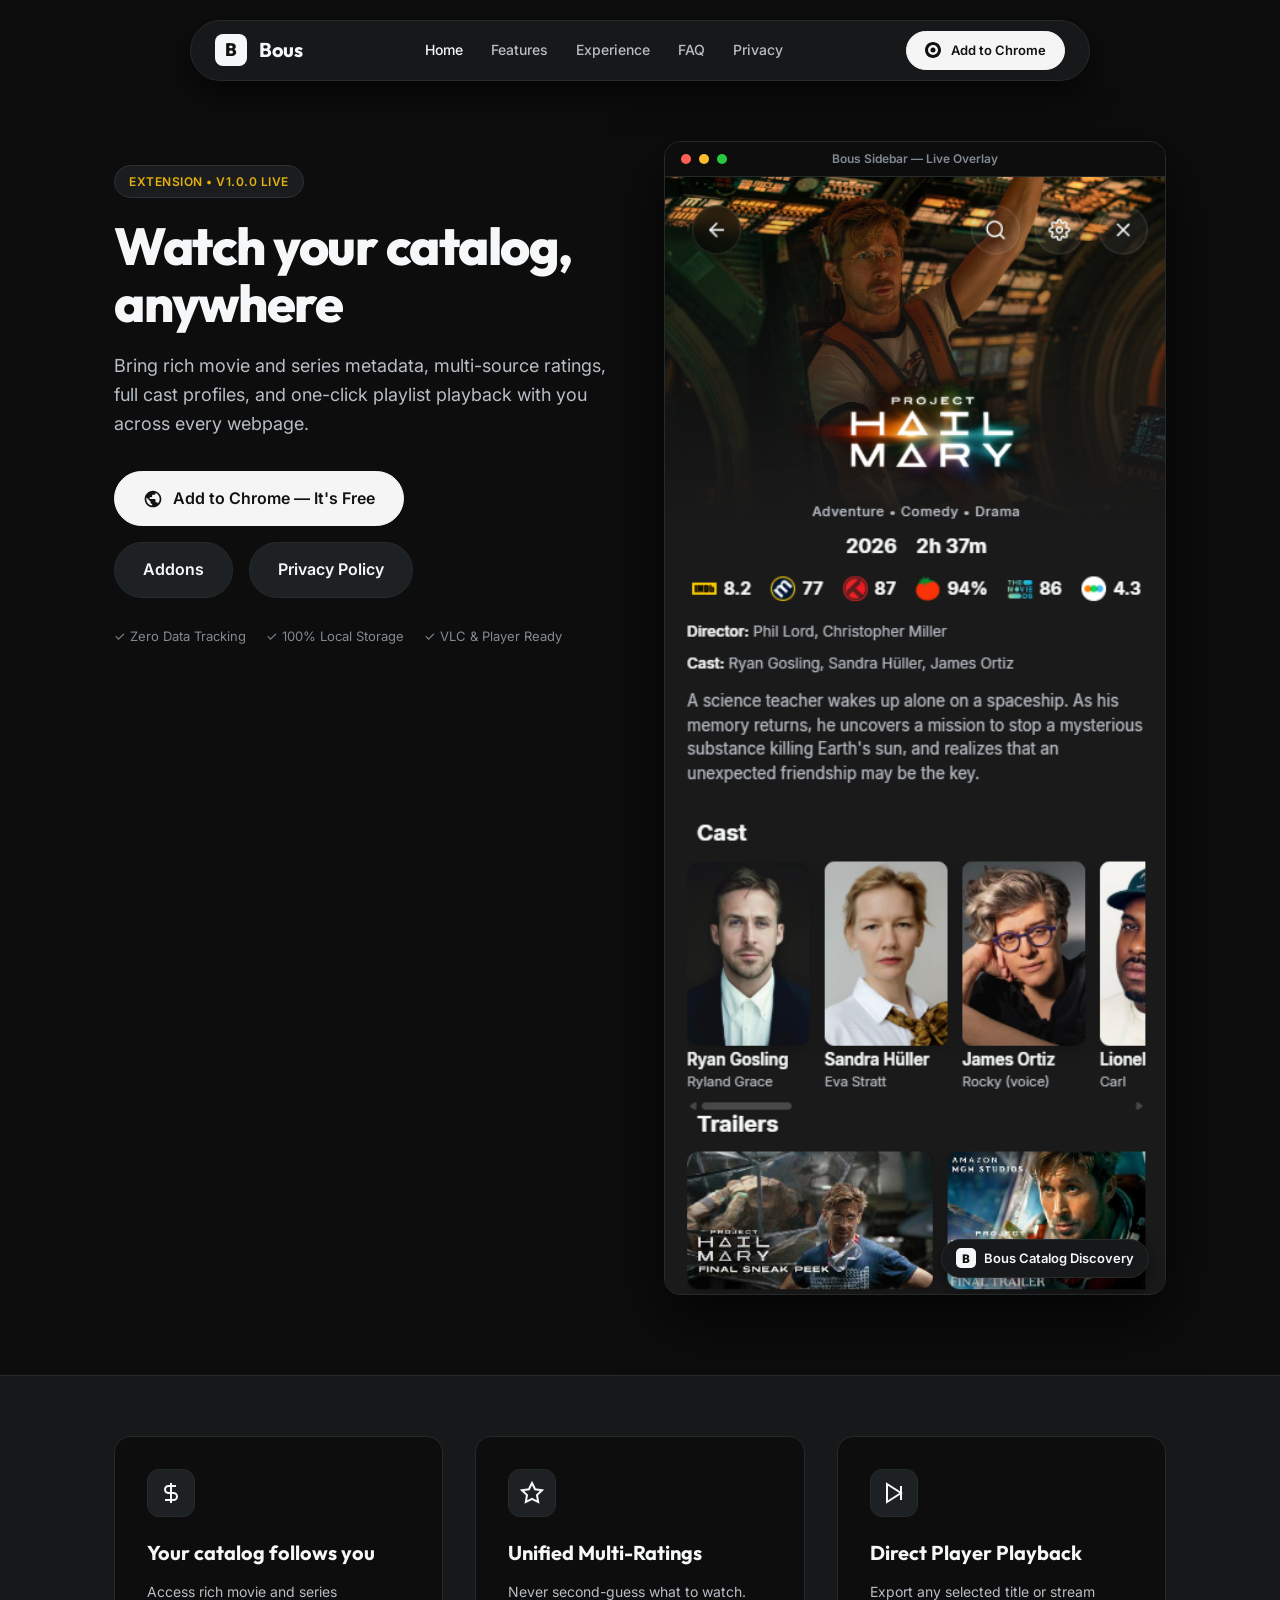
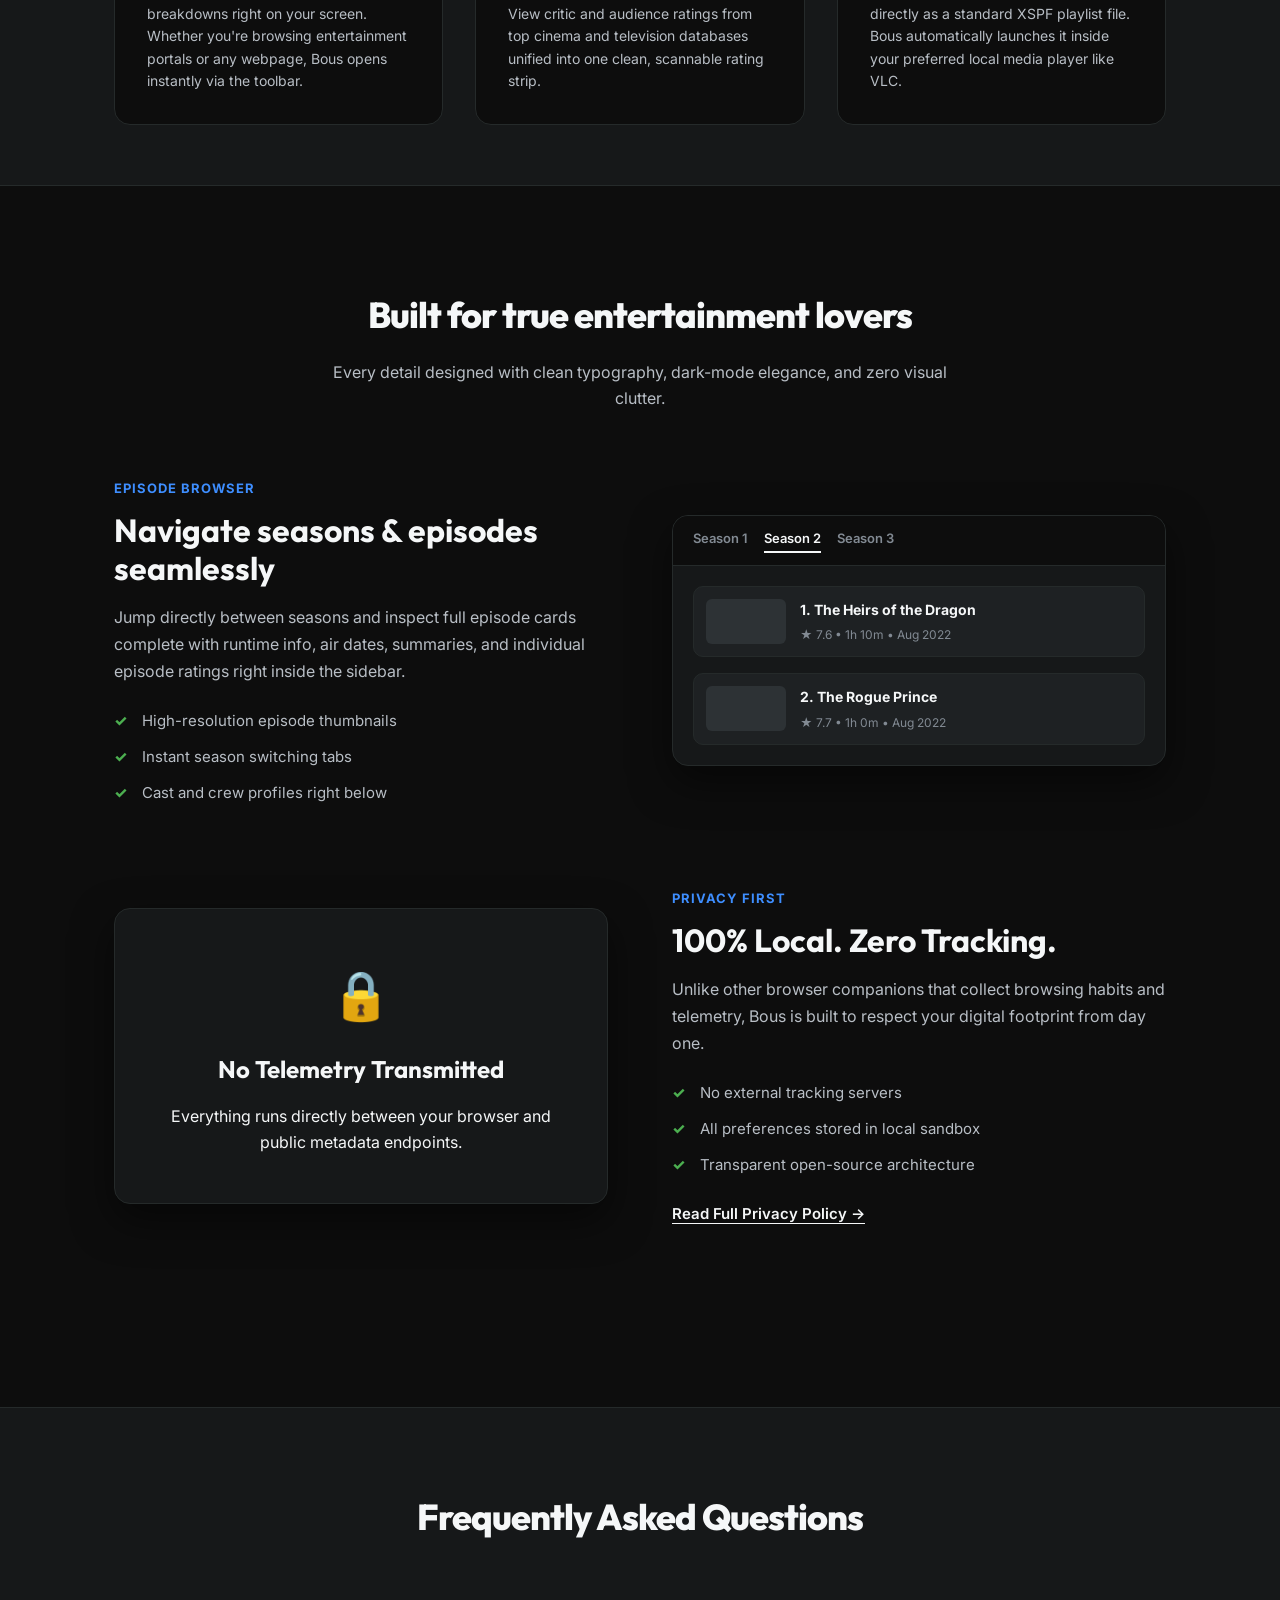
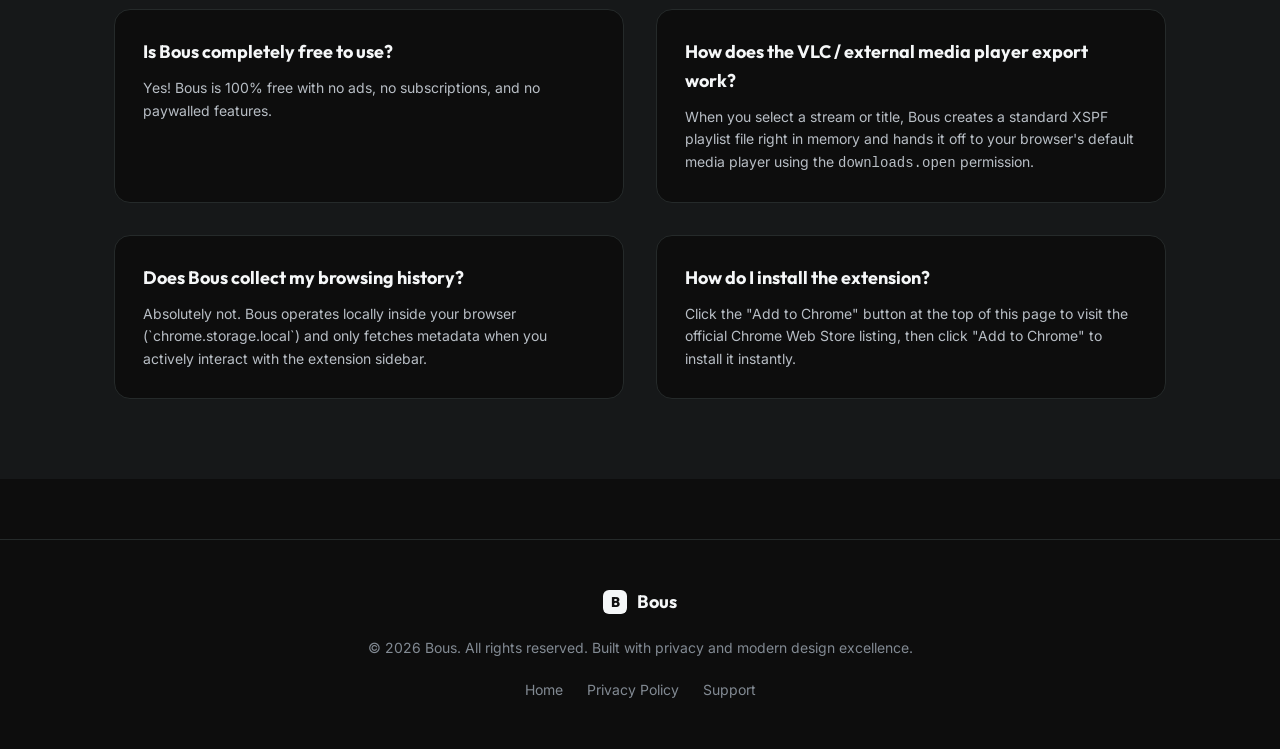
<file: index.html>
<!DOCTYPE html>
<html lang="en">
<head>
  <meta charset="UTF-8">
  <meta name="viewport" content="width=device-width, initial-scale=1.0">
  <title>Bous — Discover & Watch Your Catalog, Anywhere</title>
  <link rel="stylesheet" href="style.css?v=2.0">
  <link rel="preconnect" href="https://fonts.googleapis.com">
  <link rel="preconnect" href="https://fonts.gstatic.com" crossorigin>
  <link href="https://fonts.googleapis.com/css2?family=Inter:wght@400;500;600;700;800&family=Outfit:wght@500;700;800&display=swap" rel="stylesheet">
</head>
<body>
  <!-- Top Navigation Pill -->
  <header class="navbar-wrapper">
    <div class="navbar-pill">
      <a href="landing_page.html" class="brand">
        <div class="brand-icon">B</div>
        <span class="brand-text">Bous</span>
      </a>
      <nav class="nav-links">
        <a href="#hero" class="active-nav">Home</a>
        <a href="#features">Features</a>
        <a href="#showcase">Experience</a>
        <a href="#faq">FAQ</a>
        <a href="privacy.html">Privacy</a>
      </nav>
      <div class="nav-actions">
        <a href="https://chromewebstore.google.com/detail/bous/jbgjcaapccfomacgbhkkpjhhkhjfibgg" target="_blank" class="btn btn-primary btn-nav">
          <svg class="chrome-icon" viewBox="0 0 24 24" width="16" height="16" fill="currentColor">
            <path d="M12 0C5.373 0 0 5.373 0 12s5.373 12 12 12 12-5.373 12-12S18.627 0 12 0zm0 19.5a7.5 7.5 0 1 1 0-15 7.5 7.5 0 0 1 0 15zm0-11.25a3.75 3.75 0 1 0 0 7.5 3.75 3.75 0 0 0 0-7.5z"/>
          </svg>
          Add to Chrome
        </a>
      </div>
    </div>
  </header>

  <main class="main-wrapper">
    <!-- Hero Section -->
    <section id="hero" class="hero-section">
      <div class="hero-container">
        <div class="hero-left">
          <div class="badge">Extension • v1.0.0 Live</div>
          <h1 class="hero-title">Watch your catalog, anywhere</h1>
          <p class="hero-subtitle">
            Bring rich movie and series metadata, multi-source ratings, full cast profiles, and one-click playlist playback with you across every webpage.
          </p>
          <div class="hero-cta-group" style="flex-direction: column; align-items: flex-start; gap: 16px;">
            <a href="https://chromewebstore.google.com/detail/bous/jbgjcaapccfomacgbhkkpjhhkhjfibgg" target="_blank" class="btn btn-primary btn-hero">
              <svg viewBox="0 0 24 24" width="20" height="20" fill="currentColor">
                <path d="M12 2C6.48 2 2 6.48 2 12s4.48 10 10 10 10-4.48 10-10S17.52 2 12 2zm-1 17.93c-3.95-.49-7-3.85-7-7.93 0-.62.08-1.21.21-1.79L9 15v1c0 1.1.9 2 2 2v1.93zm6.9-2.54c-.26-.81-1-1.39-1.9-1.39h-1v-3c0-.55-.45-1-1-1H8v-2h2c.55 0 1-.45 1-1V7h2c1.1 0 2-.9 2-2v-.41c2.93 1.19 5 4.06 5 7.41 0 2.08-.8 3.97-2.1 5.39z"/>
              </svg>
              Add to Chrome — It's Free
            </a>
            <div style="display: flex; gap: 16px;">
              <a href="https://stremio-addons.net/addons" target="_blank" class="btn btn-secondary btn-hero">
                Addons
              </a>
              <a href="privacy.html" class="btn btn-secondary btn-hero">
                Privacy Policy
              </a>
            </div>
          </div>
          <div class="hero-trust">
            <span class="trust-item">✓ Zero Data Tracking</span>
            <span class="trust-item">✓ 100% Local Storage</span>
            <span class="trust-item">✓ VLC & Player Ready</span>
          </div>
        </div>

        <div class="hero-right">
          <!-- Screenshot Card Box -->
          <div class="screenshot-showcase-box">
            <div class="window-bar">
              <span class="dot red"></span>
              <span class="dot yellow"></span>
              <span class="dot green"></span>
              <div class="window-title">Bous Sidebar — Live Overlay</div>
            </div>
            <div class="screenshot-container">
              <img src="Screenshot.png" alt="Bous Extension Interface" class="app-screenshot">
              <div class="overlay-badge">
                <div class="brand-icon xs">B</div>
                <span>Bous Catalog Discovery</span>
              </div>
            </div>
          </div>
        </div>
      </div>
    </section>

    <!-- 3-Column Feature Strip -->
    <section id="features" class="features-section">
      <div class="container">
        <div class="features-grid">
          <div class="feature-card">
            <div class="feature-icon-box">
              <svg viewBox="0 0 24 24" width="24" height="24" fill="none" stroke="currentColor" stroke-width="2"><path d="M12 2v20M17 5H9.5a3.5 3.5 0 0 0 0 7h5a3.5 3.5 0 0 1 0 7H6"/></svg>
            </div>
            <h3>Your catalog follows you</h3>
            <p>Access rich movie and series breakdowns right on your screen. Whether you're browsing entertainment portals or any webpage, Bous opens instantly via the toolbar.</p>
          </div>

          <div class="feature-card">
            <div class="feature-icon-box">
              <svg viewBox="0 0 24 24" width="24" height="24" fill="none" stroke="currentColor" stroke-width="2"><polygon points="12 2 15.09 8.26 22 9.27 17 14.14 18.18 21.02 12 17.77 5.82 21.02 7 14.14 2 9.27 8.91 8.26 12 2"/></svg>
            </div>
            <h3>Unified Multi-Ratings</h3>
            <p>Never second-guess what to watch. View critic and audience ratings from top cinema and television databases unified into one clean, scannable rating strip.</p>
          </div>

          <div class="feature-card">
            <div class="feature-icon-box">
              <svg viewBox="0 0 24 24" width="24" height="24" fill="none" stroke="currentColor" stroke-width="2"><polygon points="5 3 19 12 5 21 5 3"/><line x1="19" y1="5" x2="19" y2="19"/></svg>
            </div>
            <h3>Direct Player Playback</h3>
            <p>Export any selected title or stream directly as a standard XSPF playlist file. Bous automatically launches it inside your preferred local media player like VLC.</p>
          </div>
        </div>
      </div>
    </section>

    <!-- Deep Experience Showcase -->
    <section id="showcase" class="showcase-section">
      <div class="container">
        <div class="section-header">
          <h2>Built for true entertainment lovers</h2>
          <p>Every detail designed with clean typography, dark-mode elegance, and zero visual clutter.</p>
        </div>

        <div class="showcase-row">
          <div class="showcase-text">
            <span class="showcase-tag">Episode Browser</span>
            <h3>Navigate seasons & episodes seamlessly</h3>
            <p>Jump directly between seasons and inspect full episode cards complete with runtime info, air dates, summaries, and individual episode ratings right inside the sidebar.</p>
            <ul class="check-list">
              <li>High-resolution episode thumbnails</li>
              <li>Instant season switching tabs</li>
              <li>Cast and crew profiles right below</li>
            </ul>
          </div>
          <div class="showcase-visual">
            <div class="mockup-card solid">
              <div class="mockup-header">
                <span>Season 1</span>
                <span class="active">Season 2</span>
                <span>Season 3</span>
              </div>
              <div class="mockup-body">
                <div class="mockup-ep">
                  <div class="ep-thumb"></div>
                  <div class="ep-info">
                    <strong>1. The Heirs of the Dragon</strong>
                    <span>★ 7.6 • 1h 10m • Aug 2022</span>
                  </div>
                </div>
                <div class="mockup-ep">
                  <div class="ep-thumb"></div>
                  <div class="ep-info">
                    <strong>2. The Rogue Prince</strong>
                    <span>★ 7.7 • 1h 0m • Aug 2022</span>
                  </div>
                </div>
              </div>
            </div>
          </div>
        </div>

        <div class="showcase-row reverse">
          <div class="showcase-text">
            <span class="showcase-tag">Privacy First</span>
            <h3>100% Local. Zero Tracking.</h3>
            <p>Unlike other browser companions that collect browsing habits and telemetry, Bous is built to respect your digital footprint from day one.</p>
            <ul class="check-list">
              <li>No external tracking servers</li>
              <li>All preferences stored in local sandbox</li>
              <li>Transparent open-source architecture</li>
            </ul>
            <div style="margin-top: 24px;">
              <a href="privacy.html" class="link-arrow">Read Full Privacy Policy →</a>
            </div>
          </div>
          <div class="showcase-visual">
            <div class="mockup-card solid privacy-mockup">
              <div class="privacy-shield">🔒</div>
              <h4>No Telemetry Transmitted</h4>
              <p>Everything runs directly between your browser and public metadata endpoints.</p>
            </div>
          </div>
        </div>
      </div>
    </section>

    <!-- FAQ Section -->
    <section id="faq" class="faq-section">
      <div class="container">
        <div class="section-header">
          <h2>Frequently Asked Questions</h2>
        </div>
        <div class="faq-grid">
          <div class="faq-item">
            <h4>Is Bous completely free to use?</h4>
            <p>Yes! Bous is 100% free with no ads, no subscriptions, and no paywalled features.</p>
          </div>
          <div class="faq-item">
            <h4>How does the VLC / external media player export work?</h4>
            <p>When you select a stream or title, Bous creates a standard XSPF playlist file right in memory and hands it off to your browser's default media player using the <code>downloads.open</code> permission.</p>
          </div>
          <div class="faq-item">
            <h4>Does Bous collect my browsing history?</h4>
            <p>Absolutely not. Bous operates locally inside your browser (`chrome.storage.local`) and only fetches metadata when you actively interact with the extension sidebar.</p>
          </div>
          <div class="faq-item">
            <h4>How do I install the extension?</h4>
            <p>Click the "Add to Chrome" button at the top of this page to visit the official Chrome Web Store listing, then click "Add to Chrome" to install it instantly.</p>
          </div>
        </div>
      </div>
    </section>
  </main>

  <footer class="footer">
    <div class="container footer-content">
      <div class="footer-brand">
        <div class="brand-icon small">B</div>
        <span>Bous</span>
      </div>
      <p>&copy; 2026 Bous. All rights reserved. Built with privacy and modern design excellence.</p>
      <div class="footer-links">
        <a href="#hero">Home</a>
        <a href="privacy.html">Privacy Policy</a>
        <a href="mailto:support@bous.online">Support</a>
      </div>
    </div>
  </footer>
</body>
</html>
</file>
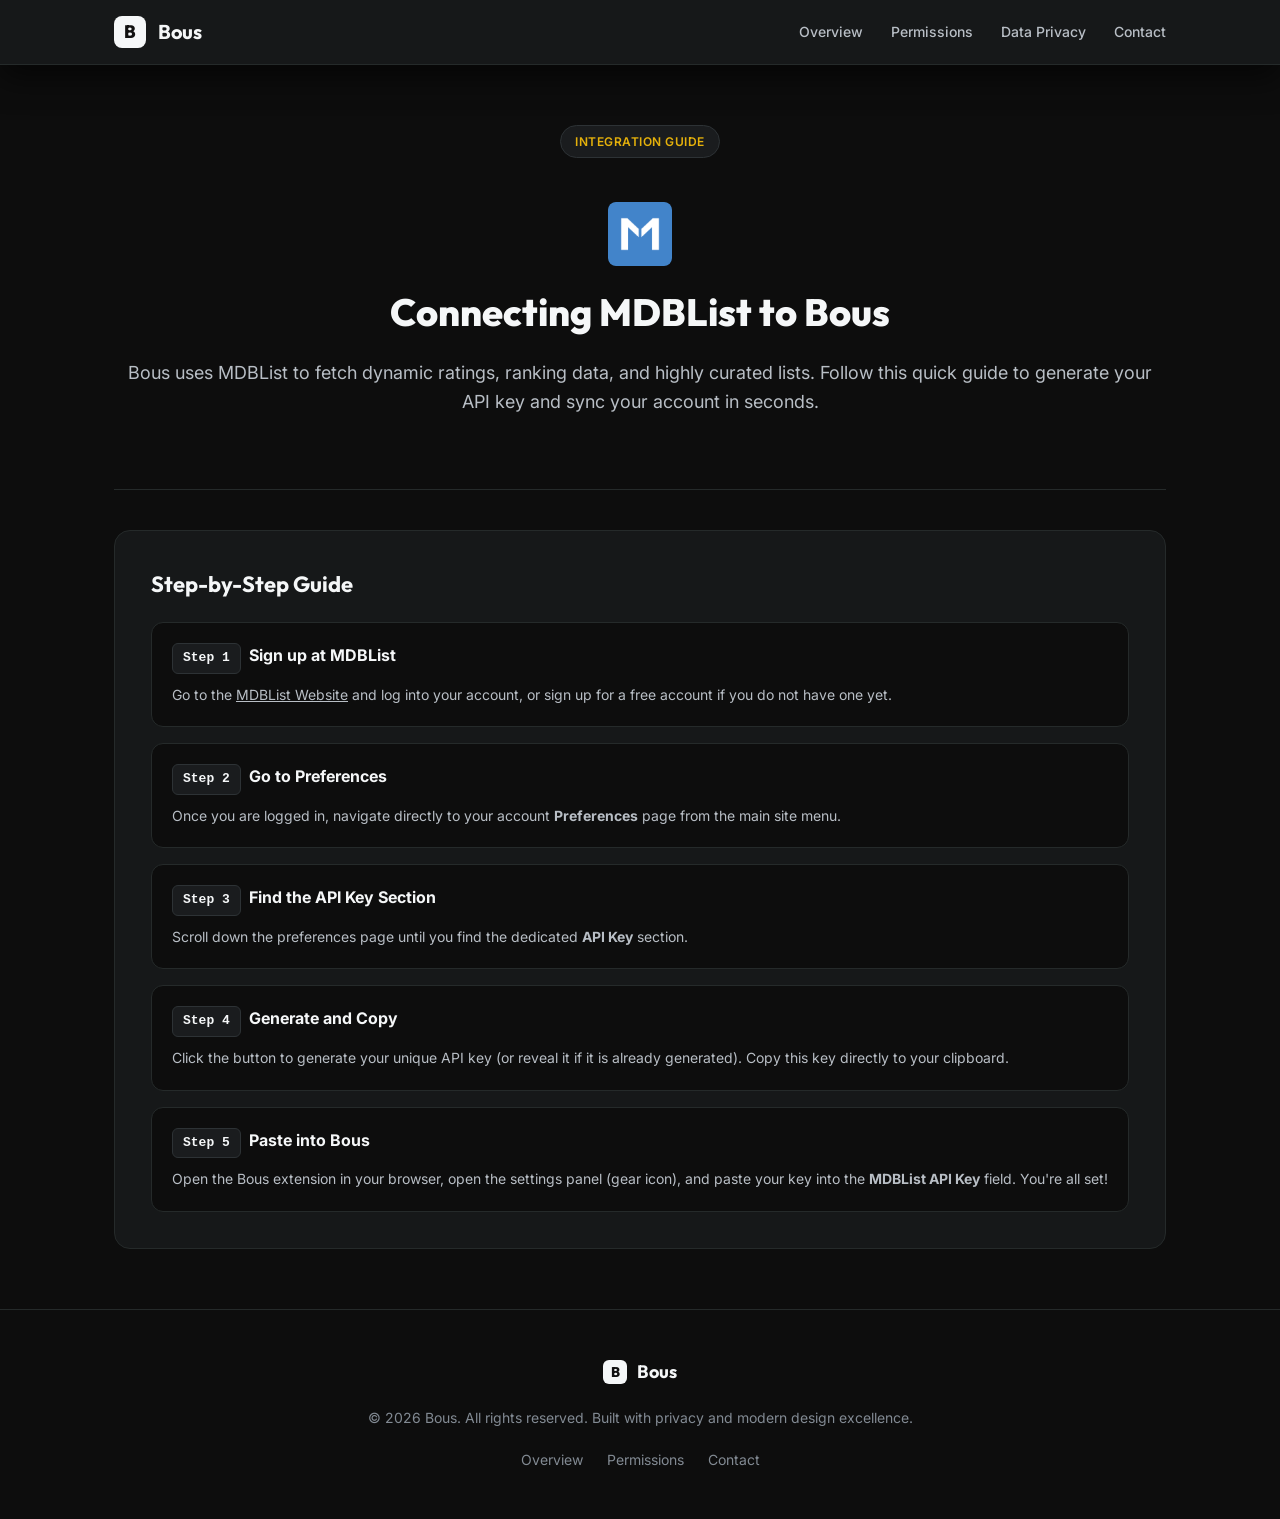
<file: docs/mdblist/index.html>
<!DOCTYPE html>
<html lang="en">
<head>
  <meta charset="UTF-8">
  <meta name="viewport" content="width=device-width, initial-scale=1.0">
  <title>Bous — MDBList Integration Guide</title>
  <link rel="stylesheet" href="../../style.css?v=2.0">
  <link rel="preconnect" href="https://fonts.googleapis.com">
  <link rel="preconnect" href="https://fonts.gstatic.com" crossorigin>
  <link href="https://fonts.googleapis.com/css2?family=Inter:wght@400;500;600;700;800&family=Outfit:wght@500;700;800&display=swap" rel="stylesheet">
</head>
<body>
  <header class="navbar">
    <div class="nav-container">
      <a href="../../index.html" class="brand">
        <div class="brand-icon">B</div>
        <span class="brand-text">Bous</span>
      </a>
      <nav class="nav-links">
        <a href="../../index.html#about">Overview</a>
        <a href="../../index.html#permissions">Permissions</a>
        <a href="../../index.html#data-storage">Data Privacy</a>
        <a href="../../index.html#contact">Contact</a>
      </nav>
    </div>
  </header>

  <main class="container">
    <section class="hero policy-hero">
      <div class="badge">Integration Guide</div>
      <img src="../../assets/mdblist-logo.png" alt="MDBList Logo" style="height: 64px; width: auto; margin: 24px auto 16px; display: block; border-radius: 8px;">
      <h1>Connecting MDBList to Bous</h1>
      <p class="hero-subtitle">
        Bous uses MDBList to fetch dynamic ratings, ranking data, and highly curated lists. Follow this quick guide to generate your API key and sync your account in seconds.
      </p>
    </section>

    <section class="policy-card">
      <h2>Step-by-Step Guide</h2>
      <div class="permission-grid">
        
        <div class="permission-item">
          <div class="permission-header">
            <code class="perm-tag">Step 1</code>
            <strong>Sign up at MDBList</strong>
          </div>
          <div class="permission-desc">
            Go to the <a href="https://mdblist.com/" target="_blank" style="text-decoration: underline;">MDBList Website</a> and log into your account, or sign up for a free account if you do not have one yet.
          </div>
        </div>

        <div class="permission-item">
          <div class="permission-header">
            <code class="perm-tag">Step 2</code>
            <strong>Go to Preferences</strong>
          </div>
          <div class="permission-desc">
            Once you are logged in, navigate directly to your account <strong>Preferences</strong> page from the main site menu.
          </div>
        </div>

        <div class="permission-item">
          <div class="permission-header">
            <code class="perm-tag">Step 3</code>
            <strong>Find the API Key Section</strong>
          </div>
          <div class="permission-desc">
            Scroll down the preferences page until you find the dedicated <strong>API Key</strong> section.
          </div>
        </div>

        <div class="permission-item">
          <div class="permission-header">
            <code class="perm-tag">Step 4</code>
            <strong>Generate and Copy</strong>
          </div>
          <div class="permission-desc">
            Click the button to generate your unique API key (or reveal it if it is already generated). Copy this key directly to your clipboard.
          </div>
        </div>

        <div class="permission-item">
          <div class="permission-header">
            <code class="perm-tag">Step 5</code>
            <strong>Paste into Bous</strong>
          </div>
          <div class="permission-desc">
            Open the Bous extension in your browser, open the settings panel (gear icon), and paste your key into the <strong>MDBList API Key</strong> field. You're all set!
          </div>
        </div>

      </div>
    </section>
  </main>

  <footer class="footer">
    <div class="container footer-content">
      <div class="footer-brand">
        <div class="brand-icon small">B</div>
        <span>Bous</span>
      </div>
      <p>&copy; 2026 Bous. All rights reserved. Built with privacy and modern design excellence.</p>
      <div class="footer-links">
        <a href="../../index.html#about">Overview</a>
        <a href="../../index.html#permissions">Permissions</a>
        <a href="mailto:support@bous.online">Contact</a>
      </div>
    </div>
  </footer>
</body>
</html>
</file>
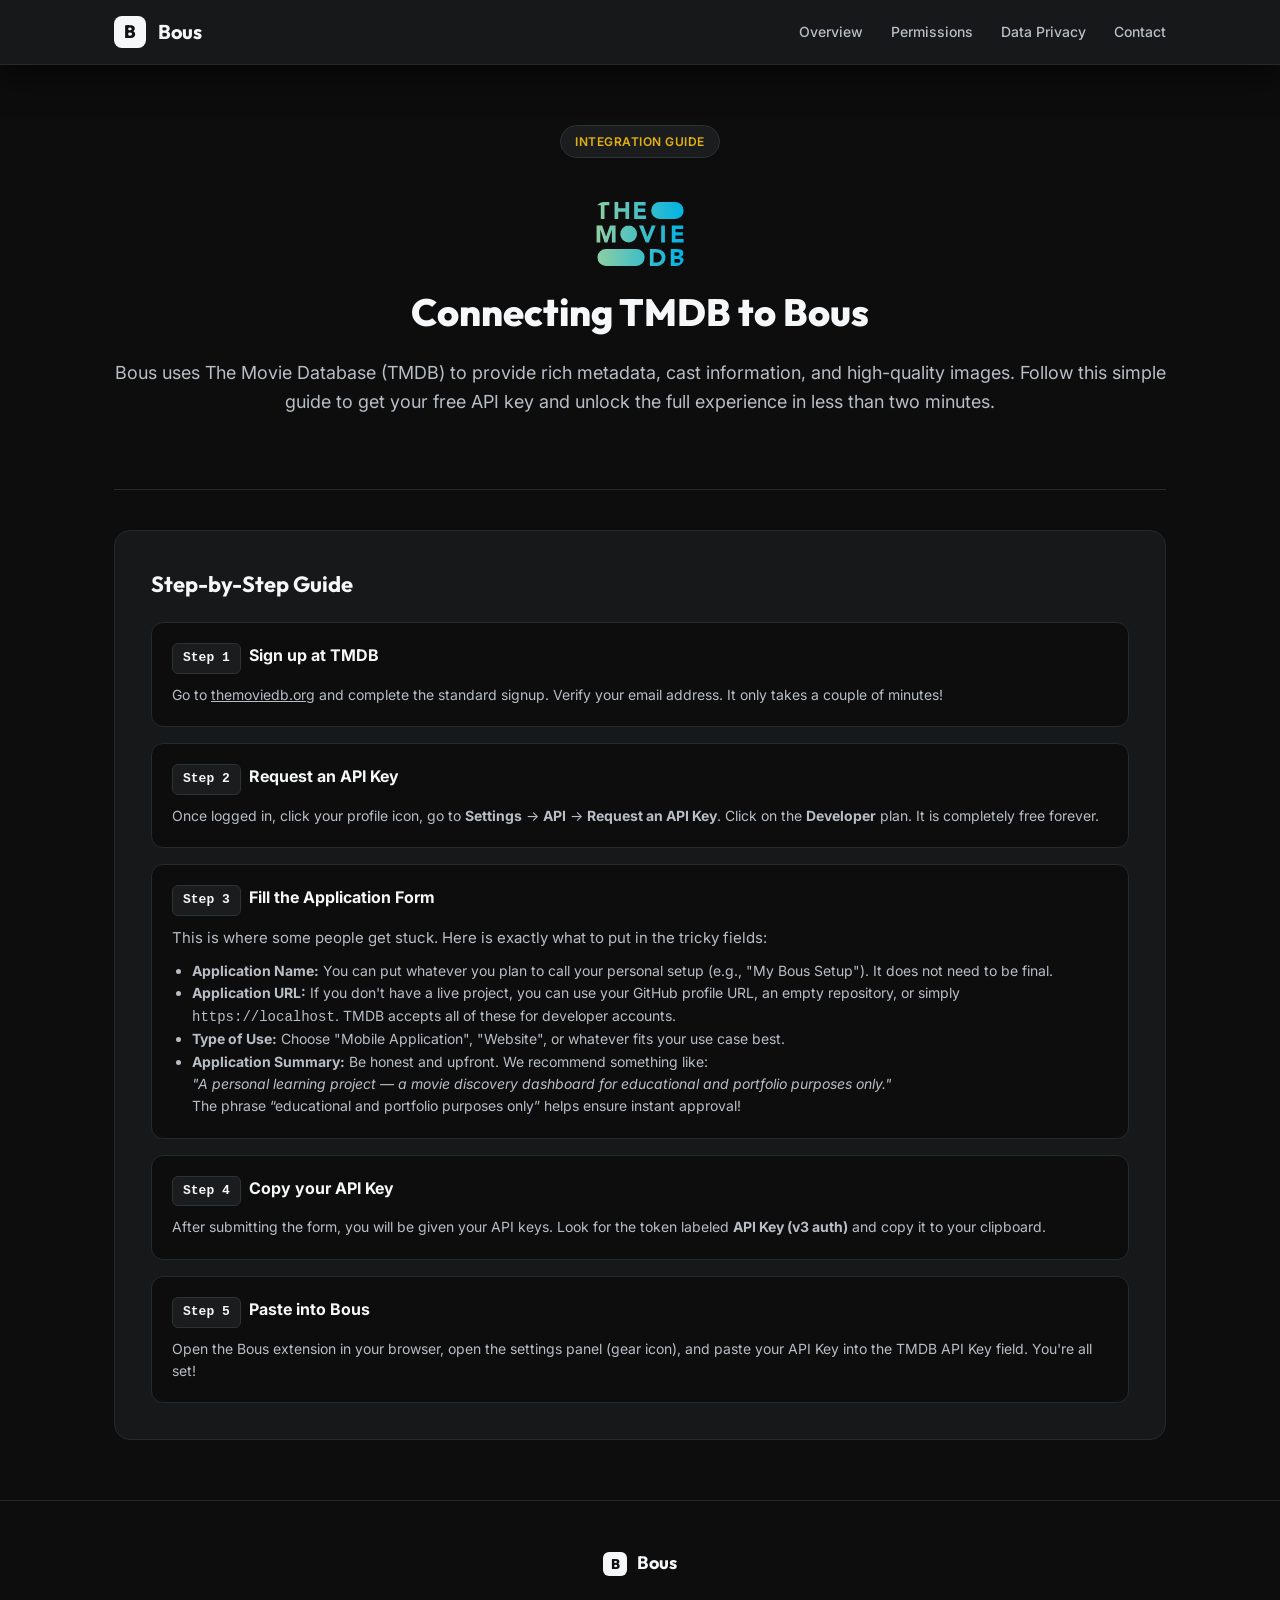
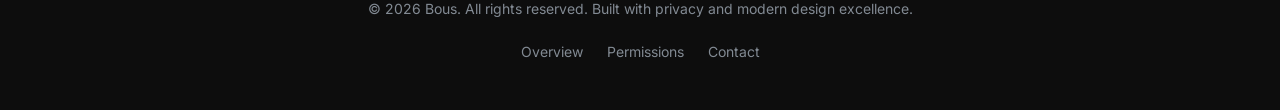
<file: docs/tmdb/index.html>
<!DOCTYPE html>
<html lang="en">
<head>
  <meta charset="UTF-8">
  <meta name="viewport" content="width=device-width, initial-scale=1.0">
  <title>Bous — TMDB Integration Guide</title>
  <link rel="stylesheet" href="../../style.css?v=2.0">
  <link rel="preconnect" href="https://fonts.googleapis.com">
  <link rel="preconnect" href="https://fonts.gstatic.com" crossorigin>
  <link href="https://fonts.googleapis.com/css2?family=Inter:wght@400;500;600;700;800&family=Outfit:wght@500;700;800&display=swap" rel="stylesheet">
</head>
<body>
  <header class="navbar">
    <div class="nav-container">
      <a href="../../index.html" class="brand">
        <div class="brand-icon">B</div>
        <span class="brand-text">Bous</span>
      </a>
      <nav class="nav-links">
        <a href="../../index.html#about">Overview</a>
        <a href="../../index.html#permissions">Permissions</a>
        <a href="../../index.html#data-storage">Data Privacy</a>
        <a href="../../index.html#contact">Contact</a>
      </nav>
    </div>
  </header>

  <main class="container">
    <section class="hero policy-hero">
      <div class="badge">Integration Guide</div>
      <img src="../../assets/tmdb-logo.svg" alt="TMDB Logo" style="height: 64px; width: auto; margin: 24px auto 16px; display: block; border-radius: 8px;">
      <h1>Connecting TMDB to Bous</h1>
      <p class="hero-subtitle">
        Bous uses The Movie Database (TMDB) to provide rich metadata, cast information, and high-quality images. Follow this simple guide to get your free API key and unlock the full experience in less than two minutes.
      </p>
    </section>

    <section class="policy-card">
      <h2>Step-by-Step Guide</h2>
      <div class="permission-grid">
        
        <div class="permission-item">
          <div class="permission-header">
            <code class="perm-tag">Step 1</code>
            <strong>Sign up at TMDB</strong>
          </div>
          <div class="permission-desc">
            Go to <a href="https://www.themoviedb.org/signup" target="_blank" style="text-decoration: underline;">themoviedb.org</a> and complete the standard signup. Verify your email address. It only takes a couple of minutes!
          </div>
        </div>

        <div class="permission-item">
          <div class="permission-header">
            <code class="perm-tag">Step 2</code>
            <strong>Request an API Key</strong>
          </div>
          <div class="permission-desc">
            Once logged in, click your profile icon, go to <strong>Settings</strong> &rarr; <strong>API</strong> &rarr; <strong>Request an API Key</strong>. Click on the <strong>Developer</strong> plan. It is completely free forever.
          </div>
        </div>

        <div class="permission-item">
          <div class="permission-header">
            <code class="perm-tag">Step 3</code>
            <strong>Fill the Application Form</strong>
          </div>
          <div class="permission-desc">
            <p>This is where some people get stuck. Here is exactly what to put in the tricky fields:</p>
            <ul style="margin-top: 10px; line-height: 1.6; padding-left: 20px;">
              <li><strong>Application Name:</strong> You can put whatever you plan to call your personal setup (e.g., "My Bous Setup"). It does not need to be final.</li>
              <li><strong>Application URL:</strong> If you don't have a live project, you can use your GitHub profile URL, an empty repository, or simply <code>https://localhost</code>. TMDB accepts all of these for developer accounts.</li>
              <li><strong>Type of Use:</strong> Choose "Mobile Application", "Website", or whatever fits your use case best.</li>
              <li><strong>Application Summary:</strong> Be honest and upfront. We recommend something like: <br><em>"A personal learning project — a movie discovery dashboard for educational and portfolio purposes only."</em><br> The phrase “educational and portfolio purposes only” helps ensure instant approval!</li>
            </ul>
          </div>
        </div>

        <div class="permission-item">
          <div class="permission-header">
            <code class="perm-tag">Step 4</code>
            <strong>Copy your API Key</strong>
          </div>
          <div class="permission-desc">
            After submitting the form, you will be given your API keys. Look for the token labeled <strong>API Key (v3 auth)</strong> and copy it to your clipboard.
          </div>
        </div>

        <div class="permission-item">
          <div class="permission-header">
            <code class="perm-tag">Step 5</code>
            <strong>Paste into Bous</strong>
          </div>
          <div class="permission-desc">
            Open the Bous extension in your browser, open the settings panel (gear icon), and paste your API Key into the TMDB API Key field. You're all set!
          </div>
        </div>

      </div>
    </section>
  </main>

  <footer class="footer">
    <div class="container footer-content">
      <div class="footer-brand">
        <div class="brand-icon small">B</div>
        <span>Bous</span>
      </div>
      <p>&copy; 2026 Bous. All rights reserved. Built with privacy and modern design excellence.</p>
      <div class="footer-links">
        <a href="../../index.html#about">Overview</a>
        <a href="../../index.html#permissions">Permissions</a>
        <a href="mailto:support@bous.online">Contact</a>
      </div>
    </div>
  </footer>
</body>
</html>
</file>
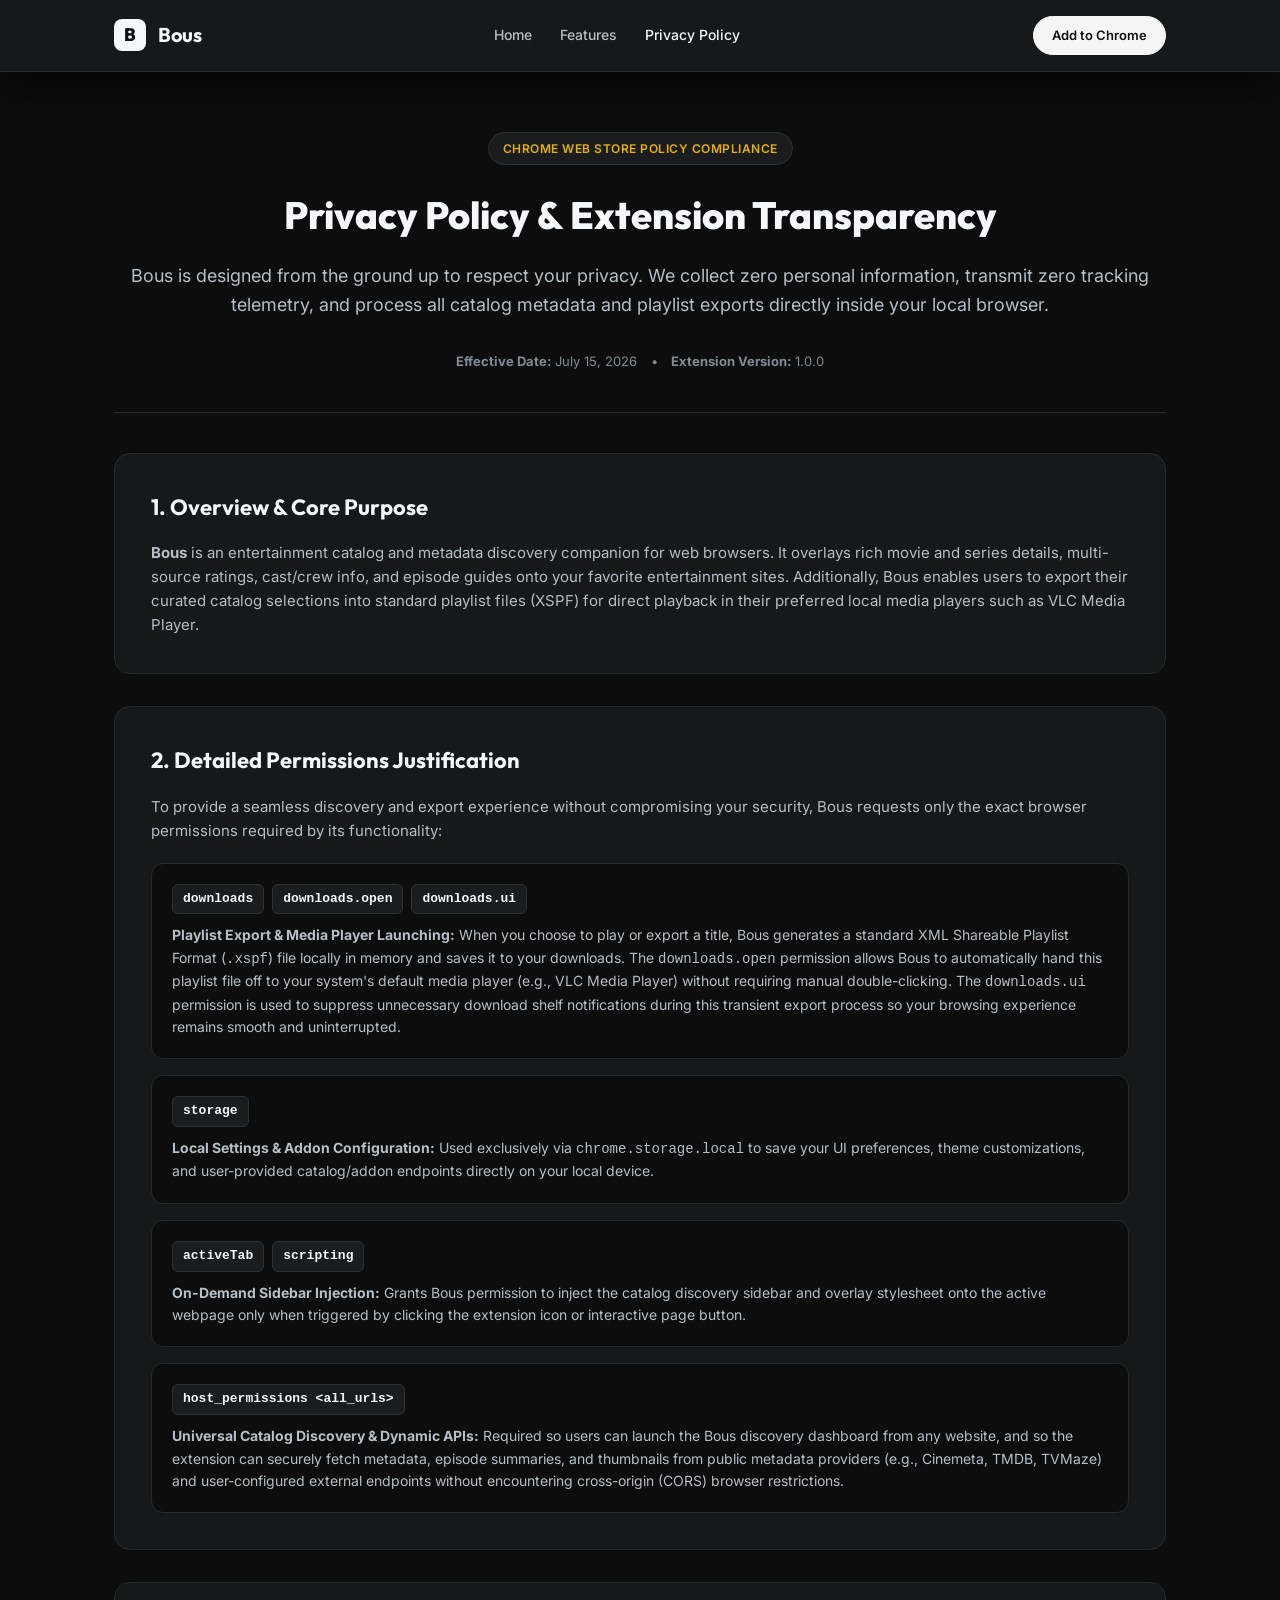
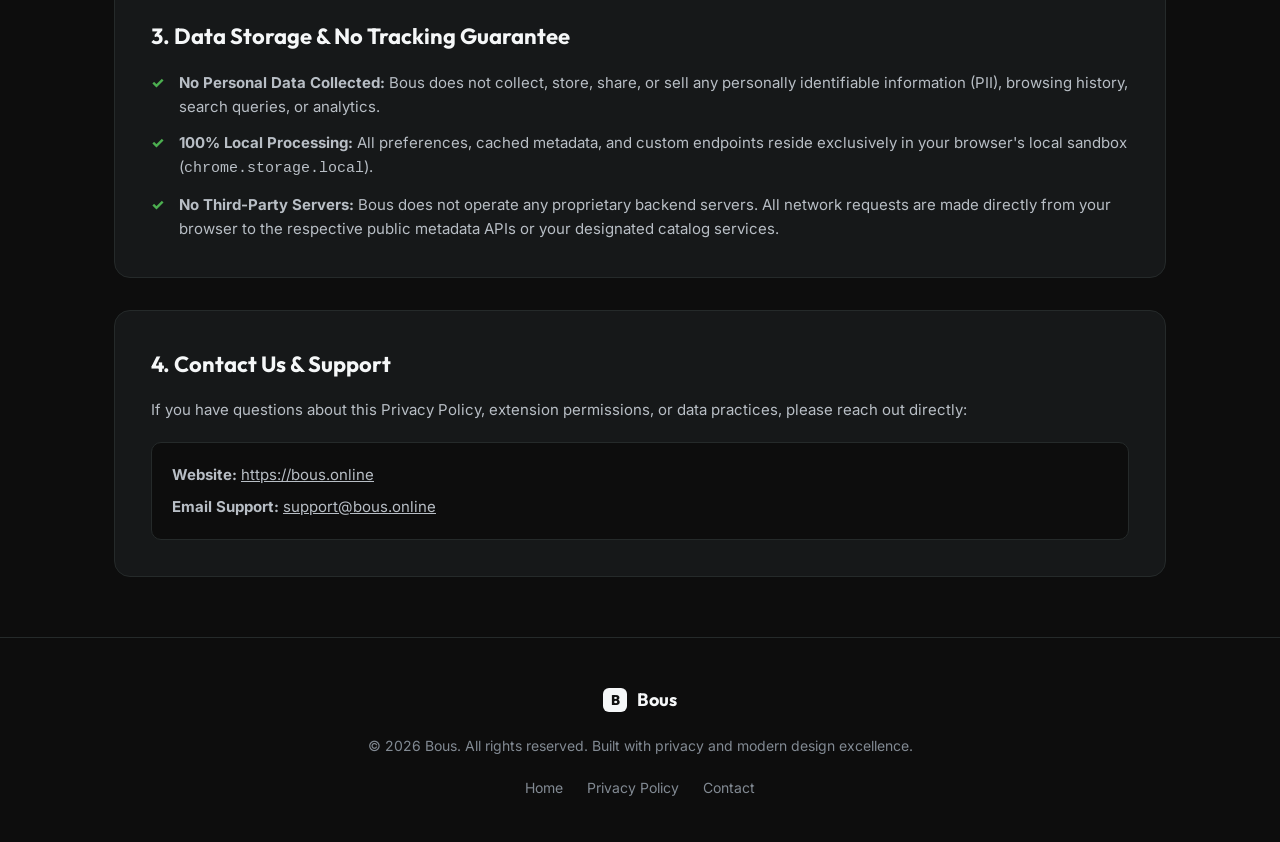
<file: privacy.html>
<!DOCTYPE html>
<html lang="en">
<head>
  <meta charset="UTF-8">
  <meta name="viewport" content="width=device-width, initial-scale=1.0">
  <title>Bous — Privacy Policy & Extension Transparency</title>
  <link rel="stylesheet" href="style.css?v=2.0">
  <link rel="preconnect" href="https://fonts.googleapis.com">
  <link rel="preconnect" href="https://fonts.gstatic.com" crossorigin>
  <link href="https://fonts.googleapis.com/css2?family=Inter:wght@400;500;600;700;800&family=Outfit:wght@500;700;800&display=swap" rel="stylesheet">
</head>
<body>
  <header class="navbar">
    <div class="nav-container">
      <a href="index.html" class="brand">
        <div class="brand-icon">B</div>
        <span class="brand-text">Bous</span>
      </a>
      <nav class="nav-links">
        <a href="index.html">Home</a>
        <a href="index.html#features">Features</a>
        <a href="privacy.html" class="active-nav">Privacy Policy</a>
      </nav>
      <div class="nav-actions">
        <a href="https://chromewebstore.google.com/detail/bous/jbgjcaapccfomacgbhkkpjhhkhjfibgg" target="_blank" class="btn btn-primary btn-nav">Add to Chrome</a>
      </div>
    </div>
  </header>

  <main class="container">
    <section class="hero policy-hero">
      <div class="badge">Chrome Web Store Policy Compliance</div>
      <h1>Privacy Policy & Extension Transparency</h1>
      <p class="hero-subtitle">
        Bous is designed from the ground up to respect your privacy. We collect zero personal information, transmit zero tracking telemetry, and process all catalog metadata and playlist exports directly inside your local browser.
      </p>
      <div class="meta-info">
        <span><strong>Effective Date:</strong> July 15, 2026</span>
        <span class="dot">•</span>
        <span><strong>Extension Version:</strong> 1.0.0</span>
      </div>
    </section>

    <section id="about" class="policy-card">
      <h2>1. Overview & Core Purpose</h2>
      <p>
        <strong>Bous</strong> is an entertainment catalog and metadata discovery companion for web browsers. It overlays rich movie and series details, multi-source ratings, cast/crew info, and episode guides onto your favorite entertainment sites. Additionally, Bous enables users to export their curated catalog selections into standard playlist files (XSPF) for direct playback in their preferred local media players such as VLC Media Player.
      </p>
    </section>

    <section id="permissions" class="policy-card">
      <h2>2. Detailed Permissions Justification</h2>
      <p>To provide a seamless discovery and export experience without compromising your security, Bous requests only the exact browser permissions required by its functionality:</p>

      <div class="permission-grid">
        <div class="permission-item">
          <div class="permission-header">
            <code class="perm-tag">downloads</code>
            <code class="perm-tag">downloads.open</code>
            <code class="perm-tag">downloads.ui</code>
          </div>
          <div class="permission-desc">
            <strong>Playlist Export & Media Player Launching:</strong> When you choose to play or export a title, Bous generates a standard XML Shareable Playlist Format (<code>.xspf</code>) file locally in memory and saves it to your downloads. The <code>downloads.open</code> permission allows Bous to automatically hand this playlist file off to your system's default media player (e.g., VLC Media Player) without requiring manual double-clicking. The <code>downloads.ui</code> permission is used to suppress unnecessary download shelf notifications during this transient export process so your browsing experience remains smooth and uninterrupted.
          </div>
        </div>

        <div class="permission-item">
          <div class="permission-header">
            <code class="perm-tag">storage</code>
          </div>
          <div class="permission-desc">
            <strong>Local Settings & Addon Configuration:</strong> Used exclusively via <code>chrome.storage.local</code> to save your UI preferences, theme customizations, and user-provided catalog/addon endpoints directly on your local device.
          </div>
        </div>

        <div class="permission-item">
          <div class="permission-header">
            <code class="perm-tag">activeTab</code>
            <code class="perm-tag">scripting</code>
          </div>
          <div class="permission-desc">
            <strong>On-Demand Sidebar Injection:</strong> Grants Bous permission to inject the catalog discovery sidebar and overlay stylesheet onto the active webpage only when triggered by clicking the extension icon or interactive page button.
          </div>
        </div>

        <div class="permission-item">
          <div class="permission-header">
            <code class="perm-tag">host_permissions &lt;all_urls&gt;</code>
          </div>
          <div class="permission-desc">
            <strong>Universal Catalog Discovery & Dynamic APIs:</strong> Required so users can launch the Bous discovery dashboard from any website, and so the extension can securely fetch metadata, episode summaries, and thumbnails from public metadata providers (e.g., Cinemeta, TMDB, TVMaze) and user-configured external endpoints without encountering cross-origin (CORS) browser restrictions.
          </div>
        </div>
      </div>
    </section>

    <section id="data-storage" class="policy-card">
      <h2>3. Data Storage & No Tracking Guarantee</h2>
      <ul class="check-list">
        <li><strong>No Personal Data Collected:</strong> Bous does not collect, store, share, or sell any personally identifiable information (PII), browsing history, search queries, or analytics.</li>
        <li><strong>100% Local Processing:</strong> All preferences, cached metadata, and custom endpoints reside exclusively in your browser's local sandbox (<code>chrome.storage.local</code>).</li>
        <li><strong>No Third-Party Servers:</strong> Bous does not operate any proprietary backend servers. All network requests are made directly from your browser to the respective public metadata APIs or your designated catalog services.</li>
      </ul>
    </section>

    <section id="contact" class="policy-card">
      <h2>4. Contact Us & Support</h2>
      <p>
        If you have questions about this Privacy Policy, extension permissions, or data practices, please reach out directly:
      </p>
      <div class="contact-box">
        <p><strong>Website:</strong> <a href="https://bous.online">https://bous.online</a></p>
        <p><strong>Email Support:</strong> <a href="mailto:support@bous.online">support@bous.online</a></p>
      </div>
    </section>
  </main>

  <footer class="footer">
    <div class="container footer-content">
      <div class="footer-brand">
        <div class="brand-icon small">B</div>
        <span>Bous</span>
      </div>
      <p>&copy; 2026 Bous. All rights reserved. Built with privacy and modern design excellence.</p>
      <div class="footer-links">
        <a href="index.html">Home</a>
        <a href="privacy.html">Privacy Policy</a>
        <a href="mailto:support@bous.online">Contact</a>
      </div>
    </div>
  </footer>
</body>
</html>
</file>
<file: style.css>
:root {
  --bg-color: #0D0D0D;
  --surface: #161819;
  --surface-card: #1E2123;
  --surface-hover: #262A2C;
  
  --border-color: #252A2A;
  --border-strong: #3A4040;
  
  --text-primary: #F5F7F8;
  --text-secondary: #B8BEC5;
  --text-muted: #828A93;
  
  --accent-color: #F5F5F5;
  --accent-inverse: #111111;
  --accent-blue: #3E8EFF;
  
  --tag-bg: #1A1C1E;
  --tag-border: #2D3235;
  
  --font-main: 'Inter', -apple-system, BlinkMacSystemFont, sans-serif;
  --font-heading: 'Outfit', 'Inter', sans-serif;
}

* {
  box-sizing: border-box;
  margin: 0;
  padding: 0;
}

body {
  background-color: var(--bg-color);
  color: var(--text-primary);
  font-family: var(--font-main);
  line-height: 1.6;
  overflow-x: hidden;
}

a {
  color: inherit;
  text-decoration: none;
}

.container {
  max-width: 1100px;
  margin: 0 auto;
  padding: 0 24px;
}

/* Floating Top Navigation Pill */
.navbar-wrapper {
  position: sticky;
  top: 20px;
  z-index: 1000;
  display: flex;
  justify-content: center;
  padding: 0 24px;
  margin-bottom: 40px;
}

.navbar-pill, .navbar {
  background: var(--surface);
  border: 1px solid var(--border-color);
  border-radius: 99px;
  padding: 10px 24px;
  display: flex;
  align-items: center;
  justify-content: space-between;
  width: 100%;
  max-width: 900px;
  box-shadow: 0 12px 32px rgba(0, 0, 0, 0.6);
}

/* If full width navbar on privacy page */
.navbar {
  border-radius: 0;
  max-width: 100%;
  border-left: none;
  border-right: none;
  border-top: none;
  padding: 16px 0;
}
.navbar .nav-container {
  max-width: 1100px;
  margin: 0 auto;
  padding: 0 24px;
  display: flex;
  justify-content: space-between;
  align-items: center;
  width: 100%;
}

.brand {
  display: flex;
  align-items: center;
  gap: 12px;
}

.brand-icon {
  width: 32px;
  height: 32px;
  background: var(--text-primary);
  color: var(--accent-inverse);
  font-family: var(--font-heading);
  font-weight: 800;
  font-size: 18px;
  border-radius: 8px;
  display: flex;
  align-items: center;
  justify-content: center;
}

.brand-icon.small {
  width: 24px;
  height: 24px;
  font-size: 14px;
  border-radius: 6px;
}

.brand-icon.xs {
  width: 20px;
  height: 20px;
  font-size: 12px;
  border-radius: 5px;
}

.brand-text {
  font-family: var(--font-heading);
  font-weight: 700;
  font-size: 20px;
  letter-spacing: -0.5px;
}

.nav-links {
  display: flex;
  gap: 28px;
  align-items: center;
}

.nav-links a {
  color: var(--text-secondary);
  font-size: 14px;
  font-weight: 500;
  transition: color 0.2s ease;
}

.nav-links a:hover, .nav-links a.active-nav {
  color: var(--text-primary);
}

/* Buttons */
.btn {
  display: inline-flex;
  align-items: center;
  justify-content: center;
  gap: 10px;
  padding: 10px 20px;
  border-radius: 99px;
  font-size: 14px;
  font-weight: 600;
  cursor: pointer;
  transition: all 0.2s ease;
}

.btn-primary {
  background: var(--accent-color);
  color: var(--accent-inverse);
  border: 1px solid var(--accent-color);
}

.btn-primary:hover {
  background: #FFFFFF;
  transform: translateY(-1px);
}

.btn-secondary {
  background: var(--surface-card);
  color: var(--text-primary);
  border: 1px solid var(--border-color);
}

.btn-secondary:hover {
  background: var(--surface-hover);
  border-color: var(--border-strong);
}

.btn-nav {
  padding: 8px 18px;
  font-size: 13px;
}

.btn-hero {
  padding: 14px 28px;
  font-size: 16px;
}

/* Hero Section */
.hero-section {
  padding: 40px 0 80px;
}

.hero-container {
  max-width: 1100px;
  margin: 0 auto;
  padding: 0 24px;
  display: grid;
  grid-template-columns: 1fr 1fr;
  gap: 48px;
  align-items: flex-start;
}

.hero-left {
  margin-top: 24px;
}

.badge {
  display: inline-block;
  padding: 6px 14px;
  background: var(--tag-bg);
  border: 1px solid var(--tag-border);
  border-radius: 99px;
  font-size: 12px;
  font-weight: 600;
  letter-spacing: 0.5px;
  text-transform: uppercase;
  color: #e5b10b;
  margin-bottom: 20px;
}

.hero-title {
  font-family: var(--font-heading);
  font-size: 52px;
  font-weight: 800;
  line-height: 1.1;
  letter-spacing: -1.5px;
  margin-bottom: 20px;
  color: var(--text-primary);
}

.hero-subtitle {
  font-size: 18px;
  color: var(--text-secondary);
  line-height: 1.6;
  margin-bottom: 32px;
}

.hero-cta-group {
  display: flex;
  flex-wrap: wrap;
  gap: 16px;
  margin-bottom: 28px;
}

.hero-trust {
  display: flex;
  flex-wrap: wrap;
  gap: 20px;
  font-size: 13px;
  color: var(--text-muted);
}

.trust-item {
  display: flex;
  align-items: center;
  gap: 6px;
}

/* Screenshot Showcase Box */
.screenshot-showcase-box {
  background: var(--surface);
  border: 1px solid var(--border-color);
  border-radius: 16px;
  overflow: hidden;
  box-shadow: 0 24px 64px rgba(0, 0, 0, 0.7);
}

.window-bar {
  background: var(--bg-color);
  border-bottom: 1px solid var(--border-color);
  padding: 12px 16px;
  display: flex;
  align-items: center;
  gap: 8px;
  position: relative;
}

.dot {
  width: 10px;
  height: 10px;
  border-radius: 50%;
}
.dot.red { background: #FF5F56; }
.dot.yellow { background: #FFBD2E; }
.dot.green { background: #27C93F; }

.window-title {
  position: absolute;
  left: 50%;
  transform: translateX(-50%);
  font-size: 12px;
  font-weight: 600;
  color: var(--text-muted);
}

.screenshot-container {
  position: relative;
  background: var(--surface-card);
  min-height: 340px;
  display: flex;
  align-items: center;
  justify-content: center;
}

.app-screenshot {
  width: 100%;
  height: auto;
  display: block;
}

.overlay-badge {
  position: absolute;
  bottom: 16px;
  right: 16px;
  background: var(--surface);
  border: 1px solid var(--border-color);
  padding: 8px 14px;
  border-radius: 99px;
  display: flex;
  align-items: center;
  gap: 8px;
  font-size: 13px;
  font-weight: 600;
  box-shadow: 0 8px 20px rgba(0, 0, 0, 0.5);
}

/* Features Section */
.features-section {
  padding: 60px 0;
  border-top: 1px solid var(--border-color);
  border-bottom: 1px solid var(--border-color);
  background: var(--surface);
}

.features-grid {
  display: grid;
  grid-template-columns: repeat(3, 1fr);
  gap: 32px;
}

.feature-card {
  background: var(--bg-color);
  border: 1px solid var(--border-color);
  border-radius: 16px;
  padding: 32px;
  transition: border-color 0.2s ease;
}

.feature-card:hover {
  border-color: var(--border-strong);
}

.feature-icon-box {
  width: 48px;
  height: 48px;
  background: var(--surface-card);
  border: 1px solid var(--border-color);
  border-radius: 12px;
  display: flex;
  align-items: center;
  justify-content: center;
  color: var(--text-primary);
  margin-bottom: 20px;
}

.feature-card h3 {
  font-family: var(--font-heading);
  font-size: 20px;
  font-weight: 700;
  margin-bottom: 12px;
}

.feature-card p {
  color: var(--text-secondary);
  font-size: 14px;
  line-height: 1.6;
}

/* Deep Showcase Section */
.showcase-section {
  padding: 100px 0;
}

.section-header {
  text-align: center;
  max-width: 650px;
  margin: 0 auto 64px;
}

.section-header h2 {
  font-family: var(--font-heading);
  font-size: 36px;
  font-weight: 800;
  letter-spacing: -1px;
  margin-bottom: 16px;
}

.section-header p {
  color: var(--text-secondary);
  font-size: 16px;
}

.showcase-row {
  display: grid;
  grid-template-columns: 1fr 1fr;
  gap: 64px;
  align-items: center;
  margin-bottom: 80px;
}

.showcase-row.reverse {
  grid-template-columns: 1fr 1fr;
  direction: rtl;
}
.showcase-row.reverse > * {
  direction: ltr;
}

.showcase-tag {
  display: inline-block;
  color: var(--accent-blue);
  font-weight: 700;
  font-size: 13px;
  text-transform: uppercase;
  letter-spacing: 1px;
  margin-bottom: 12px;
}

.showcase-text h3 {
  font-family: var(--font-heading);
  font-size: 32px;
  font-weight: 700;
  line-height: 1.2;
  margin-bottom: 16px;
}

.showcase-text p {
  color: var(--text-secondary);
  font-size: 16px;
  line-height: 1.7;
  margin-bottom: 24px;
}

.check-list {
  list-style: none;
  display: flex;
  flex-direction: column;
  gap: 12px;
}

.check-list li {
  position: relative;
  padding-left: 28px;
  color: var(--text-secondary);
  font-size: 15px;
}

.check-list li::before {
  content: '✓';
  position: absolute;
  left: 0;
  top: 0;
  color: #4CAF50;
  font-weight: 800;
}

.link-arrow {
  color: var(--text-primary);
  font-weight: 600;
  font-size: 15px;
  text-decoration: underline;
  text-underline-offset: 4px;
}

.mockup-card.solid {
  background: var(--surface);
  border: 1px solid var(--border-color);
  border-radius: 16px;
  overflow: hidden;
  box-shadow: 0 16px 40px rgba(0, 0, 0, 0.5);
}

.mockup-header {
  background: var(--bg-color);
  border-bottom: 1px solid var(--border-color);
  padding: 12px 20px;
  display: flex;
  gap: 16px;
  font-size: 13px;
  font-weight: 600;
  color: var(--text-muted);
}

.mockup-header span.active {
  color: var(--text-primary);
  border-bottom: 2px solid var(--text-primary);
  padding-bottom: 2px;
}

.mockup-body {
  padding: 20px;
  display: flex;
  flex-direction: column;
  gap: 16px;
}

.mockup-ep {
  display: flex;
  align-items: center;
  gap: 14px;
  padding: 12px;
  background: var(--surface-card);
  border: 1px solid var(--border-color);
  border-radius: 10px;
}

.ep-thumb {
  width: 80px;
  height: 45px;
  background: #2D3235;
  border-radius: 6px;
  flex-shrink: 0;
}

.ep-info {
  display: flex;
  flex-direction: column;
  gap: 4px;
  font-size: 14px;
}

.ep-info strong {
  color: var(--text-primary);
}

.ep-info span {
  font-size: 12px;
  color: var(--text-muted);
}

.privacy-mockup {
  padding: 48px 36px;
  text-align: center;
  display: flex;
  flex-direction: column;
  align-items: center;
  gap: 16px;
}

.privacy-shield {
  font-size: 48px;
}

.privacy-mockup h4 {
  font-family: var(--font-heading);
  font-size: 24px;
}

/* FAQ Section */
.faq-section {
  padding: 80px 0;
  border-top: 1px solid var(--border-color);
  background: var(--surface);
}

.faq-grid {
  display: grid;
  grid-template-columns: 1fr 1fr;
  gap: 32px;
}

.faq-item {
  background: var(--bg-color);
  border: 1px solid var(--border-color);
  border-radius: 16px;
  padding: 28px;
}

.faq-item h4 {
  font-family: var(--font-heading);
  font-size: 18px;
  font-weight: 700;
  margin-bottom: 10px;
}

.faq-item p {
  color: var(--text-secondary);
  font-size: 14px;
  line-height: 1.6;
}

/* Policy Page Specific */
.policy-hero {
  padding: 60px 0 40px;
  text-align: center;
  border-bottom: 1px solid var(--border-color);
  margin-bottom: 40px;
}

.policy-hero h1 {
  font-family: var(--font-heading);
  font-size: 38px;
  font-weight: 800;
  margin-bottom: 16px;
}

.meta-info {
  font-size: 13px;
  color: var(--text-muted);
  display: flex;
  justify-content: center;
  gap: 12px;
}

.policy-card {
  background: var(--surface);
  border: 1px solid var(--border-color);
  border-radius: 16px;
  padding: 36px;
  margin-bottom: 32px;
}

.policy-card h2 {
  font-family: var(--font-heading);
  font-size: 22px;
  margin-bottom: 16px;
}

.policy-card p {
  color: var(--text-secondary);
  font-size: 15px;
}

.permission-grid {
  display: flex;
  flex-direction: column;
  gap: 16px;
  margin-top: 20px;
}

.permission-item {
  background: var(--bg-color);
  border: 1px solid var(--border-color);
  border-radius: 12px;
  padding: 20px;
}

.permission-header {
  display: flex;
  flex-wrap: wrap;
  gap: 8px;
  margin-bottom: 10px;
}

.perm-tag {
  background: var(--tag-bg);
  border: 1px solid var(--tag-border);
  color: var(--text-primary);
  font-family: monospace;
  font-size: 13px;
  font-weight: 600;
  padding: 4px 10px;
  border-radius: 6px;
}

.permission-desc {
  color: var(--text-secondary);
  font-size: 14px;
}

/* Contact box */
.contact-box {
  margin-top: 20px;
  padding: 20px;
  background: var(--bg-color);
  border-radius: 10px;
  border: 1px solid var(--border-color);
  display: flex;
  flex-direction: column;
  gap: 8px;
}

.contact-box a {
  text-decoration: underline;
}

/* Footer */
.footer {
  border-top: 1px solid var(--border-color);
  padding: 48px 0;
  margin-top: 60px;
  background: var(--bg-color);
}

.footer-content {
  display: flex;
  flex-direction: column;
  align-items: center;
  gap: 20px;
  text-align: center;
  color: var(--text-muted);
  font-size: 14px;
}

.footer-brand {
  display: flex;
  align-items: center;
  gap: 10px;
  font-family: var(--font-heading);
  font-weight: 700;
  font-size: 18px;
  color: var(--text-primary);
}

.footer-links {
  display: flex;
  gap: 24px;
}

.footer-links a:hover {
  color: var(--text-primary);
}

/* Responsive */
@media (max-width: 860px) {
  .hero-container, .features-grid, .showcase-row, .showcase-row.reverse, .faq-grid {
    grid-template-columns: 1fr;
  }
  .hero-title {
    font-size: 38px;
  }
  .nav-links {
    display: none;
  }
}
</file>
